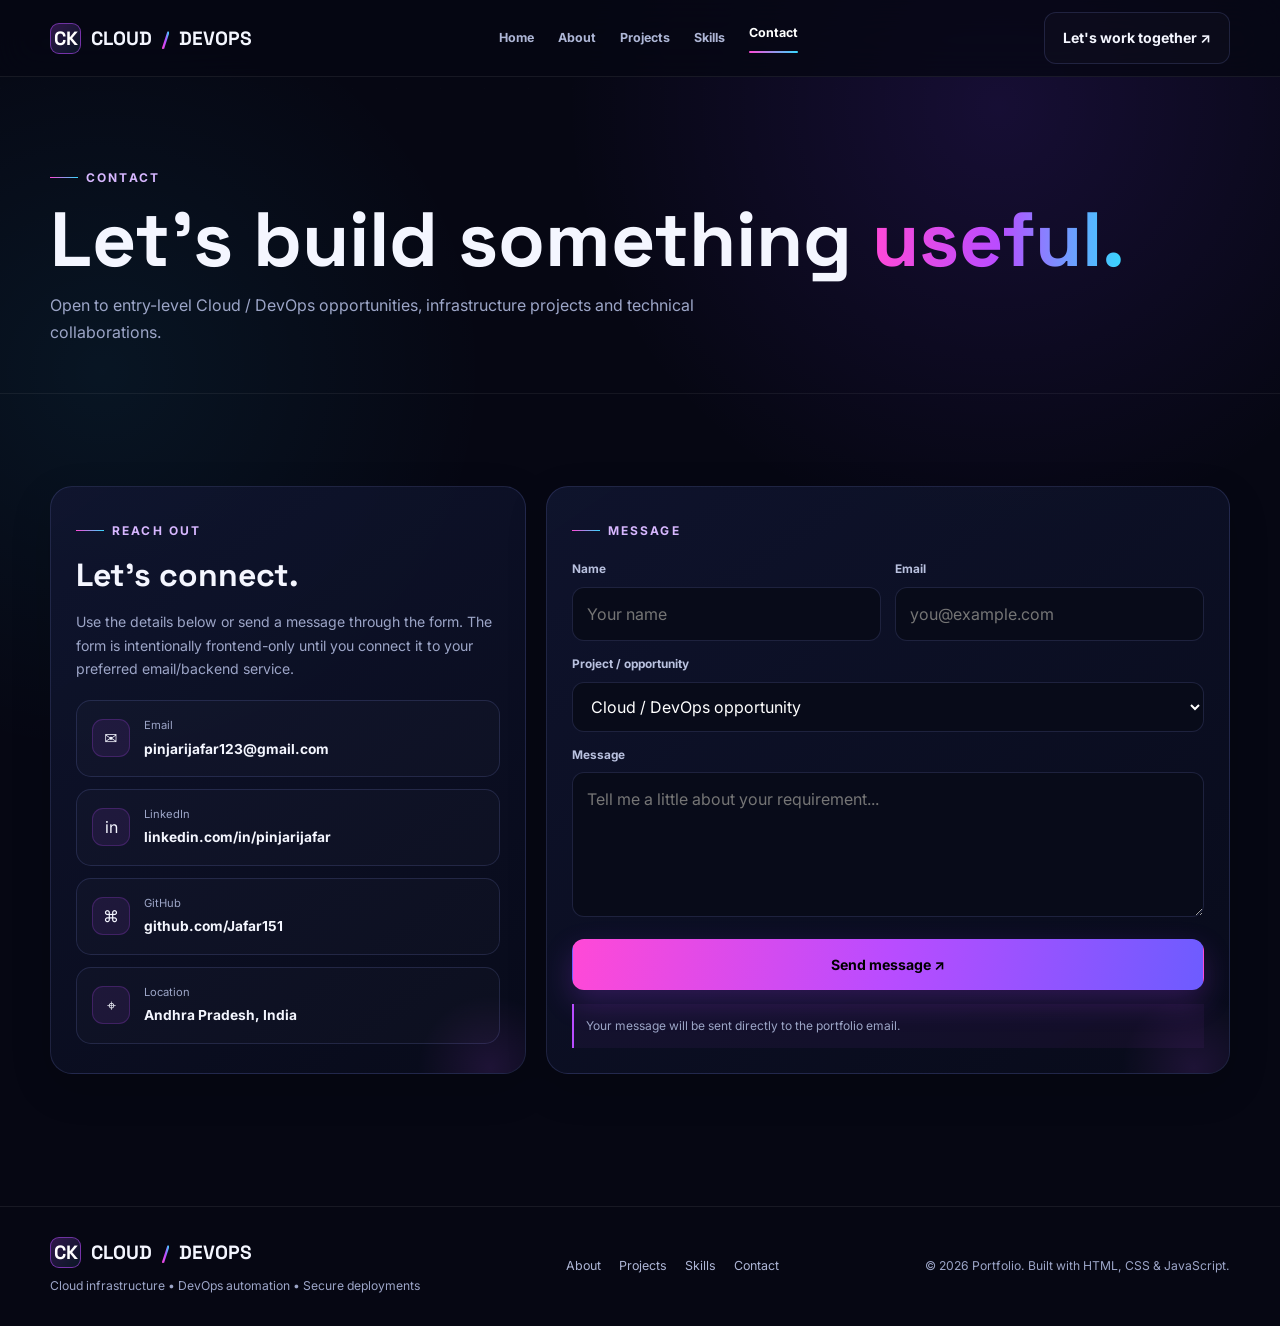
<file: contact.html>
<!doctype html>
<html lang="en">
<head>
<meta charset="utf-8">
<meta name="viewport" content="width=device-width,initial-scale=1">
<meta name="description" content="Cloud / DevOps Engineer portfolio">
<title>Contact | Cloud / DevOps Engineer</title>
<link rel="stylesheet" href="style.css">
</head>
<body>
<header class="header">
  <div class="container nav">
    <a class="logo" href="index.html"><span class="logo-mark">CK</span> CLOUD<span class="gradient-text">/</span>DEVOPS</a>
    <nav class="nav-links"><a class="" href="index.html">Home</a><a class="" href="about.html">About</a><a class="" href="projects.html">Projects</a><a class="" href="skills.html">Skills</a><a class="active" href="contact.html">Contact</a></nav>
    <a class="btn secondary" href="contact.html">Let's work together ↗</a>
    <button class="menu" aria-label="Open menu">☰</button>
  </div>
</header>

<main>
<section class="page-hero"><div class="container"><span class="eyebrow">Contact</span><h1>Let's build something <span class="gradient-text">useful.</span></h1><p>Open to entry-level Cloud / DevOps opportunities, infrastructure projects and technical collaborations.</p></div></section>
<section class="section">
 <div class="container contact-grid">
  <div class="card">
   <span class="eyebrow">Reach out</span>
   <h2 style="font:700 2rem 'Space Grotesk';margin:15px 0">Let's connect.</h2>
   <p class="muted">Use the details below or send a message through the form. The form is intentionally frontend-only until you connect it to your preferred email/backend service.</p>
   <div class="contact-list">
    <a class="contact-item" href="mailto:pinjarijafar123@gmail.com"><span class="ci">✉</span><span><small>Email</small><strong>pinjarijafar123@gmail.com</strong></span></a>
    <a class="contact-item" href="https://linkedin.com/in/pinjarijafar" target="_blank" rel="noreferrer"><span class="ci">in</span><span><small>LinkedIn</small><strong>linkedin.com/in/pinjarijafar</strong></span></a>
    <a class="contact-item" href="https://github.com/Jafar151" target="_blank" rel="noreferrer"><span class="ci">⌘</span><span><small>GitHub</small><strong>github.com/Jafar151</strong></span></a>
    <div class="contact-item"><span class="ci">⌖</span><span><small>Location</small><strong>Andhra Pradesh, India</strong></span></div>
   </div>
  </div>
  <div class="card">
   <span class="eyebrow">Message</span>
   <form class="form" id="contactForm" data-recipient="pinjarijafar123@gmail.com" style="margin-top:20px">
    <div class="form-row"><div class="field"><label>Name</label><input type="text" name="name" required placeholder="Your name"></div><div class="field"><label>Email</label><input type="email" name="email" required placeholder="you@example.com"></div></div>
    <div class="field"><label>Project / opportunity</label><select name="project_type"><option>Cloud / DevOps opportunity</option><option>Infrastructure project</option><option>CI/CD project</option><option>General collaboration</option></select></div>
    <div class="field"><label>Message</label><textarea name="message" required placeholder="Tell me a little about your requirement..."></textarea></div>
    <button class="btn primary" type="submit" id="sendBtn">Send message ↗</button>
    <div class="notice" id="formNotice">Your message will be sent directly to the portfolio email.</div>
   </form>
  </div>
 </div>
</section>
</main>

<footer class="footer">
  <div class="container footer-row">
    <div>
      <a class="logo" href="index.html"><span class="logo-mark">CK</span> CLOUD<span class="gradient-text">/</span>DEVOPS</a>
      <p style="margin-top:8px">Cloud infrastructure • DevOps automation • Secure deployments</p>
    </div>
    <div class="footer-links">
      <a href="about.html">About</a><a href="projects.html">Projects</a><a href="skills.html">Skills</a><a href="contact.html">Contact</a>
    </div>
    <p>© <span data-year></span> Portfolio. Built with HTML, CSS & JavaScript.</p>
  </div>
</footer>
<script src="script.js"></script>
</body>
</html>
</file>
<file: style.css>
@import url('https://fonts.googleapis.com/css2?family=Inter:wght@400;500;600;700;800&family=Space+Grotesk:wght@500;600;700&display=swap');

:root{
  --bg:#060713;
  --bg2:#0a0d1d;
  --card:#0d1124;
  --card2:#111631;
  --text:#f4f6ff;
  --muted:#9ca5c7;
  --line:rgba(142,155,255,.16);
  --purple:#b94cff;
  --cyan:#36d9ff;
  --pink:#ff49d7;
  --green:#62f4bf;
  --shadow:0 24px 70px rgba(0,0,0,.38);
  --radius:22px;
  --max:1180px;
}

*{box-sizing:border-box;margin:0;padding:0}
html{scroll-behavior:smooth}
body{
  font-family:Inter,system-ui,-apple-system,Segoe UI,sans-serif;
  background:
    radial-gradient(circle at 78% 8%,rgba(123,57,255,.14),transparent 27rem),
    radial-gradient(circle at 8% 28%,rgba(35,210,255,.07),transparent 24rem),
    var(--bg);
  color:var(--text);
  line-height:1.65;
  min-height:100vh;
}
body:before{
  content:"";position:fixed;inset:0;pointer-events:none;opacity:.28;
  background-image:linear-gradient(rgba(255,255,255,.025) 1px,transparent 1px),
                   linear-gradient(90deg,rgba(255,255,255,.025) 1px,transparent 1px);
  background-size:44px 44px;
  mask-image:linear-gradient(to bottom,black,transparent 90%);
}
a{color:inherit;text-decoration:none}
img{max-width:100%;display:block}
button,input,textarea,select{font:inherit}
.container{width:min(var(--max),calc(100% - 40px));margin:auto}
.muted{color:var(--muted)}
.gradient-text{
  background:linear-gradient(90deg,var(--pink),var(--purple),var(--cyan));
  -webkit-background-clip:text;background-clip:text;color:transparent;
}
.eyebrow{
  display:inline-flex;align-items:center;gap:8px;
  color:#d7b7ff;font-size:.75rem;letter-spacing:.18em;text-transform:uppercase;font-weight:700;
}
.eyebrow:before{content:"";width:28px;height:1px;background:linear-gradient(90deg,var(--pink),var(--cyan))}
.section{padding:92px 0}
.section-head{display:flex;justify-content:space-between;align-items:end;gap:30px;margin-bottom:34px}
.section-head h2{font:700 clamp(2rem,4vw,3rem)/1.05 "Space Grotesk",sans-serif;margin-top:12px}
.section-head p{max-width:560px;color:var(--muted)}
.grid{display:grid;gap:20px}
.btns{display:flex;flex-wrap:wrap;gap:12px;margin-top:28px}
.btn{
  display:inline-flex;align-items:center;justify-content:center;gap:9px;
  padding:13px 18px;border:1px solid var(--line);border-radius:12px;
  background:rgba(255,255,255,.025);font-weight:700;font-size:.88rem;transition:.25s;
}
.btn:hover{transform:translateY(-2px);border-color:rgba(185,76,255,.55);background:rgba(185,76,255,.09)}
.btn.primary{border-color:transparent;background:linear-gradient(100deg,var(--pink),var(--purple),#6d5cff);box-shadow:0 12px 30px rgba(166,57,255,.24)}
.btn.secondary{background:rgba(255,255,255,.02)}
.tag{
  display:inline-flex;padding:6px 9px;border-radius:999px;border:1px solid var(--line);
  color:#cbd2ef;background:rgba(255,255,255,.025);font-size:.72rem;font-weight:700
}

/* Header */
.header{
  position:sticky;top:0;z-index:50;border-bottom:1px solid rgba(255,255,255,.07);
  background:rgba(6,7,19,.76);backdrop-filter:blur(18px)
}
.nav{height:76px;display:flex;align-items:center;justify-content:space-between;gap:24px}
.logo{font:700 1.2rem "Space Grotesk",sans-serif;display:flex;align-items:center;gap:10px}
.logo-mark{
  width:31px;height:31px;display:grid;place-items:center;border-radius:9px;
  border:1px solid rgba(185,76,255,.55);color:#fff;background:linear-gradient(135deg,rgba(185,76,255,.24),rgba(54,217,255,.08))
}
.nav-links{display:flex;align-items:center;gap:24px}
.nav-links a{font-size:.78rem;color:#aeb6d6;font-weight:700;transition:.2s}
.nav-links a:hover,.nav-links a.active{color:#fff}
.nav-links a.active:after{content:"";display:block;height:2px;margin-top:7px;background:linear-gradient(90deg,var(--pink),var(--cyan));border-radius:10px}
.menu{display:none;background:none;border:0;color:#fff;font-size:1.4rem}

/* Hero */
.hero{padding:76px 0 60px;min-height:680px;display:grid;align-items:center}
.hero-grid{display:grid;grid-template-columns:1.04fr .96fr;gap:60px;align-items:center}
.hero h1{font:700 clamp(3rem,6vw,5.6rem)/.98 "Space Grotesk",sans-serif;letter-spacing:-.045em;margin:18px 0}
.hero h1 span{display:block}
.hero-copy{font-size:1.02rem;color:var(--muted);max-width:650px}
.hero-meta{display:flex;flex-wrap:wrap;gap:10px;margin-top:20px}
.hero-photo{
  position:relative;min-height:500px;display:grid;place-items:center;
  border:1px solid var(--line);border-radius:34px;overflow:hidden;
  background:
    radial-gradient(circle at 50% 45%,rgba(184,72,255,.28),transparent 32%),
    radial-gradient(circle at 70% 65%,rgba(54,217,255,.16),transparent 34%),
    linear-gradient(145deg,#11142b,#070814 70%);
  box-shadow:var(--shadow);
}
.hero-photo:before,.hero-photo:after{content:"";position:absolute;border-radius:50%;border:1px solid rgba(185,76,255,.32)}
.hero-photo:before{width:360px;height:360px}
.hero-photo:after{width:440px;height:440px;border-color:rgba(54,217,255,.18)}
.photo-placeholder{
  position:relative;z-index:2;width:270px;height:340px;border-radius:150px 150px 35px 35px;
  border:1px dashed rgba(255,255,255,.35);background:linear-gradient(180deg,rgba(255,255,255,.08),rgba(255,255,255,.015));
  display:flex;flex-direction:column;align-items:center;justify-content:center;gap:12px;text-align:center;
  color:#d7ddf8;padding:24px
}
.photo-placeholder .icon{font-size:3rem}
.photo-placeholder strong{font-family:"Space Grotesk";font-size:1.1rem}
.photo-placeholder small{color:var(--muted);max-width:180px}
.float-card{
  position:absolute;z-index:4;padding:13px 15px;border:1px solid var(--line);border-radius:15px;
  background:rgba(8,10,24,.84);backdrop-filter:blur(14px);box-shadow:var(--shadow)
}
.float-card.one{left:20px;top:70px}.float-card.two{right:20px;bottom:65px}
.float-card b{display:block;font:700 1.2rem "Space Grotesk"}.float-card span{font-size:.7rem;color:var(--muted)}
.stat-row{display:grid;grid-template-columns:repeat(3,1fr);gap:12px;margin-top:30px}
.stat{padding:16px;border:1px solid var(--line);border-radius:16px;background:rgba(255,255,255,.02)}
.stat strong{display:block;font:700 1.55rem "Space Grotesk"}.stat span{font-size:.72rem;color:var(--muted)}

/* Cards */
.cards-3{grid-template-columns:repeat(3,1fr)}
.cards-4{grid-template-columns:repeat(4,1fr)}
.card{
  border:1px solid var(--line);border-radius:var(--radius);background:linear-gradient(145deg,rgba(17,22,49,.86),rgba(9,12,27,.9));
  padding:25px;box-shadow:0 14px 40px rgba(0,0,0,.16);transition:.25s;position:relative;overflow:hidden
}
.card:after{content:"";position:absolute;inset:auto -40px -70px auto;width:150px;height:150px;background:radial-gradient(circle,rgba(185,76,255,.12),transparent 68%);pointer-events:none}
.card:hover{transform:translateY(-4px);border-color:rgba(185,76,255,.35)}
.icon-box{
  width:48px;height:48px;display:grid;place-items:center;border-radius:14px;margin-bottom:18px;
  border:1px solid rgba(185,76,255,.3);background:rgba(185,76,255,.08);font-size:1.35rem
}
.card h3{font:700 1.18rem "Space Grotesk";margin-bottom:8px}.card p{color:var(--muted);font-size:.88rem}
.project-image{
  height:190px;border-radius:15px;border:1px solid var(--line);margin-bottom:18px;overflow:hidden;
  background:
   linear-gradient(135deg,rgba(185,76,255,.28),transparent 45%),
   linear-gradient(315deg,rgba(54,217,255,.15),transparent 45%),#080a18;
  display:grid;place-items:center;position:relative
}
.project-image .mock{
  width:78%;height:68%;border:1px solid rgba(255,255,255,.16);border-radius:10px;
  background:rgba(6,7,19,.72);box-shadow:0 15px 35px rgba(0,0,0,.4);padding:12px
}
.mock .bar{height:7px;width:42%;background:linear-gradient(90deg,var(--pink),var(--cyan));border-radius:20px;margin-bottom:12px}
.mock .line{height:5px;background:rgba(255,255,255,.08);border-radius:20px;margin:8px 0}
.mock .tiles{display:grid;grid-template-columns:repeat(3,1fr);gap:7px;margin-top:12px}.mock .tile{height:45px;border:1px solid rgba(255,255,255,.07);border-radius:7px}
.project-top{display:flex;justify-content:space-between;gap:15px}.project-top h3{margin:0}
.project-link{color:#dca7ff;font-size:.78rem;font-weight:700}.project-link:hover{color:#fff}
.skill-list{display:grid;gap:16px}.skill-head{display:flex;justify-content:space-between;font-size:.82rem;font-weight:700}.meter{height:6px;background:#171b31;border-radius:20px;overflow:hidden;margin-top:7px}.meter i{display:block;height:100%;background:linear-gradient(90deg,var(--pink),var(--purple),var(--cyan));border-radius:20px}
.tool-grid{display:flex;flex-wrap:wrap;gap:9px;margin-top:18px}
.timeline{position:relative;display:grid;gap:20px}.timeline:before{content:"";position:absolute;left:10px;top:8px;bottom:8px;width:1px;background:var(--line)}
.timeline-item{position:relative;padding-left:38px}.timeline-item:before{content:"";position:absolute;left:5px;top:8px;width:11px;height:11px;border-radius:50%;background:var(--purple);box-shadow:0 0 0 5px rgba(185,76,255,.12)}
.timeline-item h3{font:700 1.08rem "Space Grotesk"}.timeline-item p{color:var(--muted);font-size:.88rem;margin-top:4px}

/* Page hero */
.page-hero{padding:82px 0 48px;border-bottom:1px solid rgba(255,255,255,.06)}
.page-hero h1{font:700 clamp(2.8rem,6vw,5rem)/1 "Space Grotesk";margin:14px 0}.page-hero p{max-width:720px;color:var(--muted);font-size:1rem}

/* Contact */
.contact-grid{display:grid;grid-template-columns:.82fr 1.18fr;gap:20px}
.contact-list{display:grid;gap:12px;margin-top:20px}.contact-item{display:flex;gap:14px;align-items:center;padding:15px;border:1px solid var(--line);border-radius:15px;background:rgba(255,255,255,.02)}.contact-item .ci{width:38px;height:38px;display:grid;place-items:center;border-radius:11px;background:rgba(185,76,255,.09);border:1px solid rgba(185,76,255,.22)}.contact-item small{display:block;color:var(--muted);font-size:.7rem}.contact-item strong{font-size:.86rem}
.form{display:grid;gap:14px}.form-row{display:grid;grid-template-columns:1fr 1fr;gap:14px}.field label{display:block;font-size:.74rem;font-weight:700;color:#b9c1df;margin-bottom:7px}.field input,.field textarea,.field select{width:100%;background:#080b19;border:1px solid var(--line);color:#fff;padding:13px 14px;border-radius:12px;outline:none}.field textarea{min-height:145px;resize:vertical}.field input:focus,.field textarea:focus,.field select:focus{border-color:rgba(185,76,255,.55);box-shadow:0 0 0 3px rgba(185,76,255,.08)}
.notice{font-size:.75rem;color:var(--muted);padding:12px;border-left:2px solid var(--purple);background:rgba(185,76,255,.05)}

/* Footer */
.footer{border-top:1px solid rgba(255,255,255,.07);padding:30px 0;margin-top:40px}.footer-row{display:flex;justify-content:space-between;gap:20px;align-items:center}.footer p{font-size:.76rem;color:var(--muted)}.footer-links{display:flex;gap:18px;font-size:.78rem;color:#aeb6d6}.footer-links a:hover{color:#fff}

/* Responsive */
@media(max-width:950px){
  .nav-links{display:none;position:absolute;left:20px;right:20px;top:70px;padding:16px;border:1px solid var(--line);border-radius:16px;background:#0a0d1c;flex-direction:column;align-items:flex-start}
  .nav-links.open{display:flex}.menu{display:block}.nav .btn{display:none}
  .hero-grid,.contact-grid{grid-template-columns:1fr}.hero{padding-top:48px}.hero-photo{min-height:460px}
  .cards-4{grid-template-columns:repeat(2,1fr)}
}
@media(max-width:650px){
  .container{width:min(var(--max),calc(100% - 28px))}
  .section{padding:68px 0}.section-head{display:block}.section-head p{margin-top:14px}
  .cards-3,.cards-4{grid-template-columns:1fr}.stat-row{grid-template-columns:1fr}
  .hero h1{font-size:3rem}.hero-photo{min-height:390px}.photo-placeholder{width:220px;height:285px}
  .float-card.one{left:8px;top:30px}.float-card.two{right:8px;bottom:30px}
  .form-row{grid-template-columns:1fr}.footer-row{display:block}.footer-links{margin-top:14px;flex-wrap:wrap}
}
</file>
